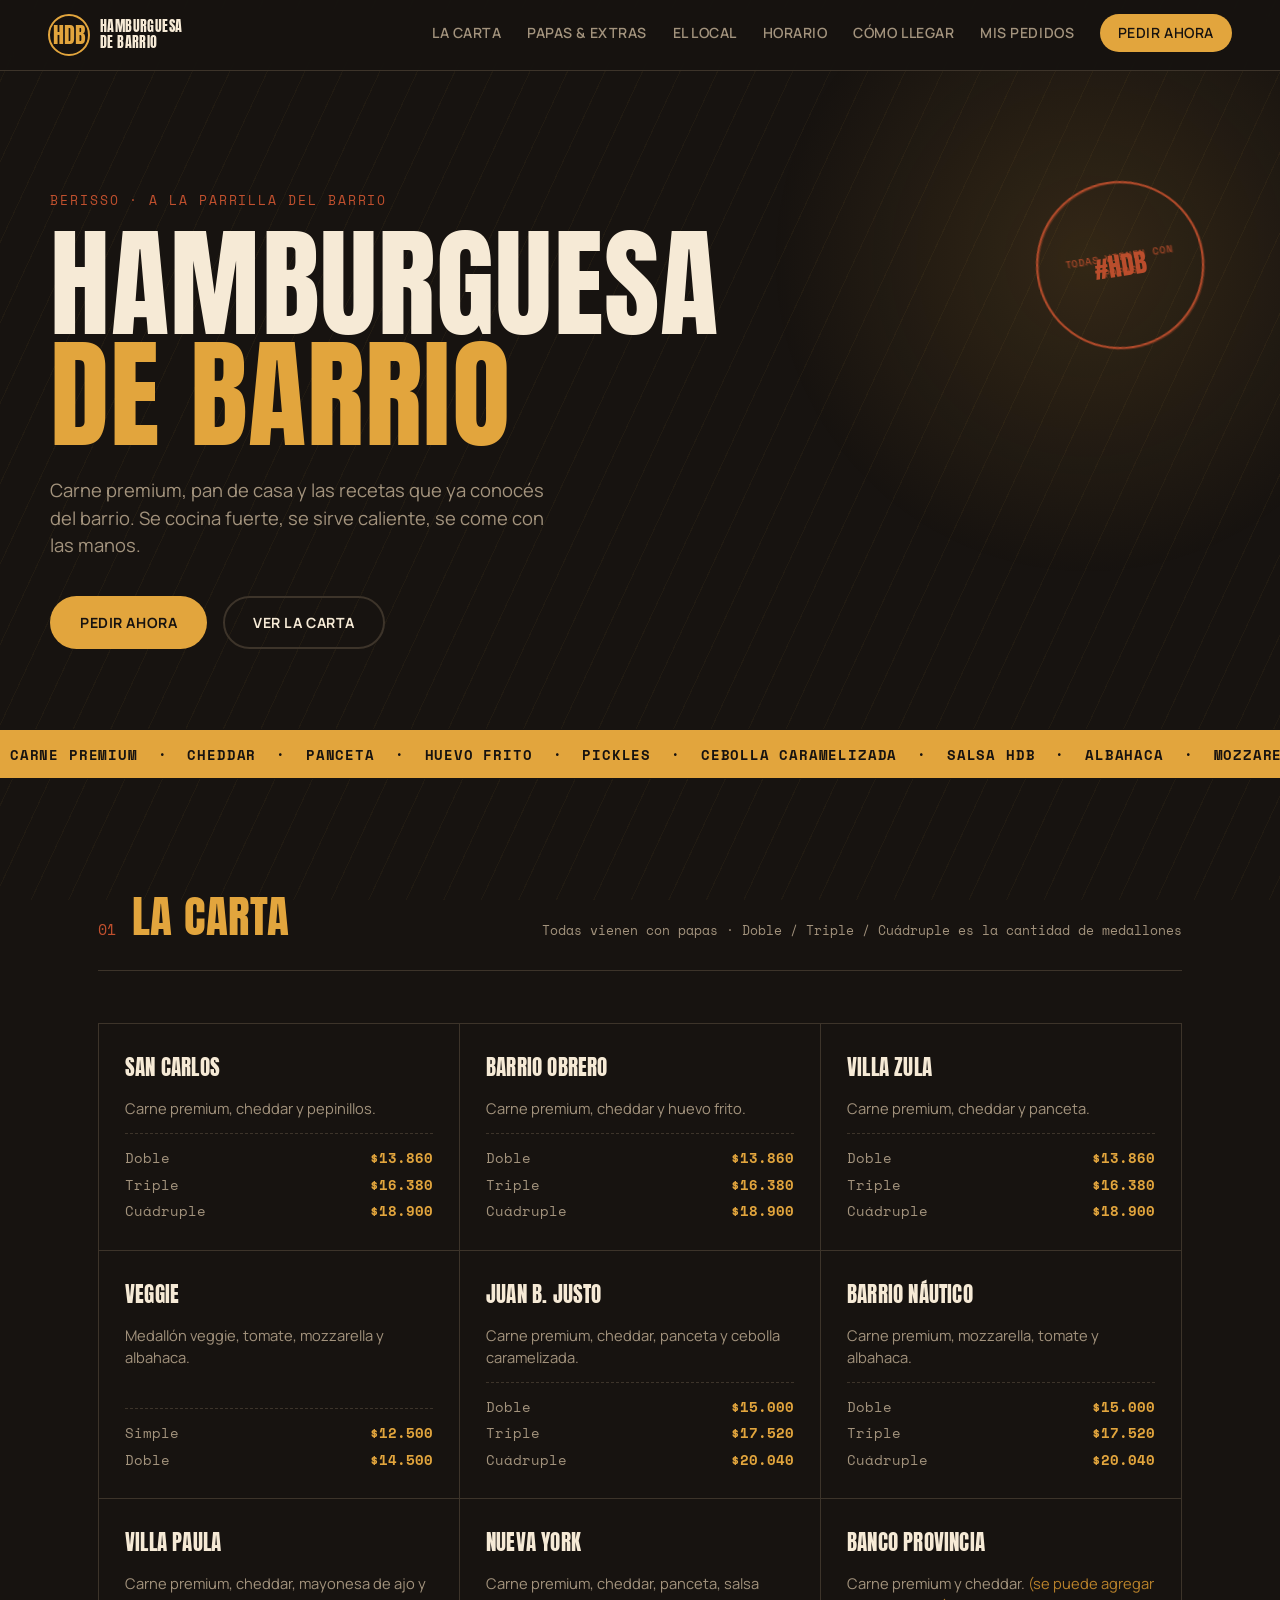
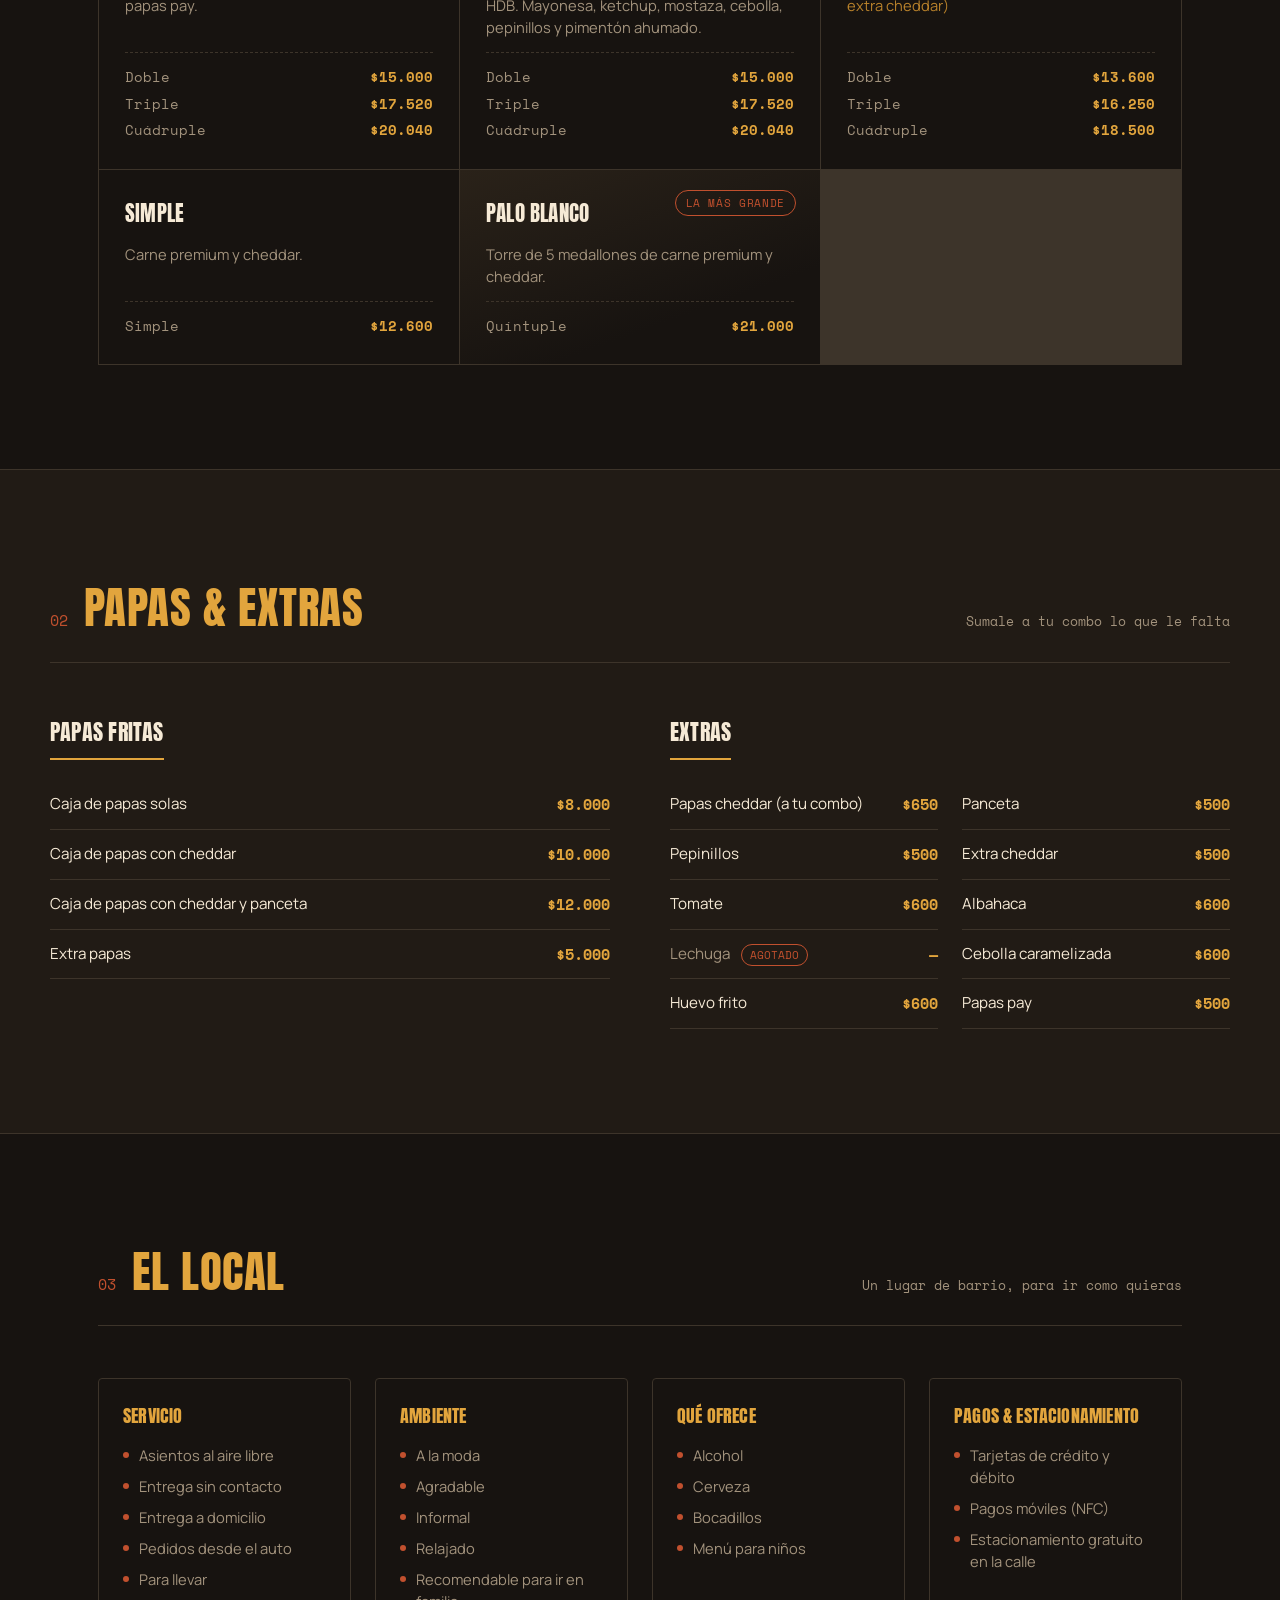
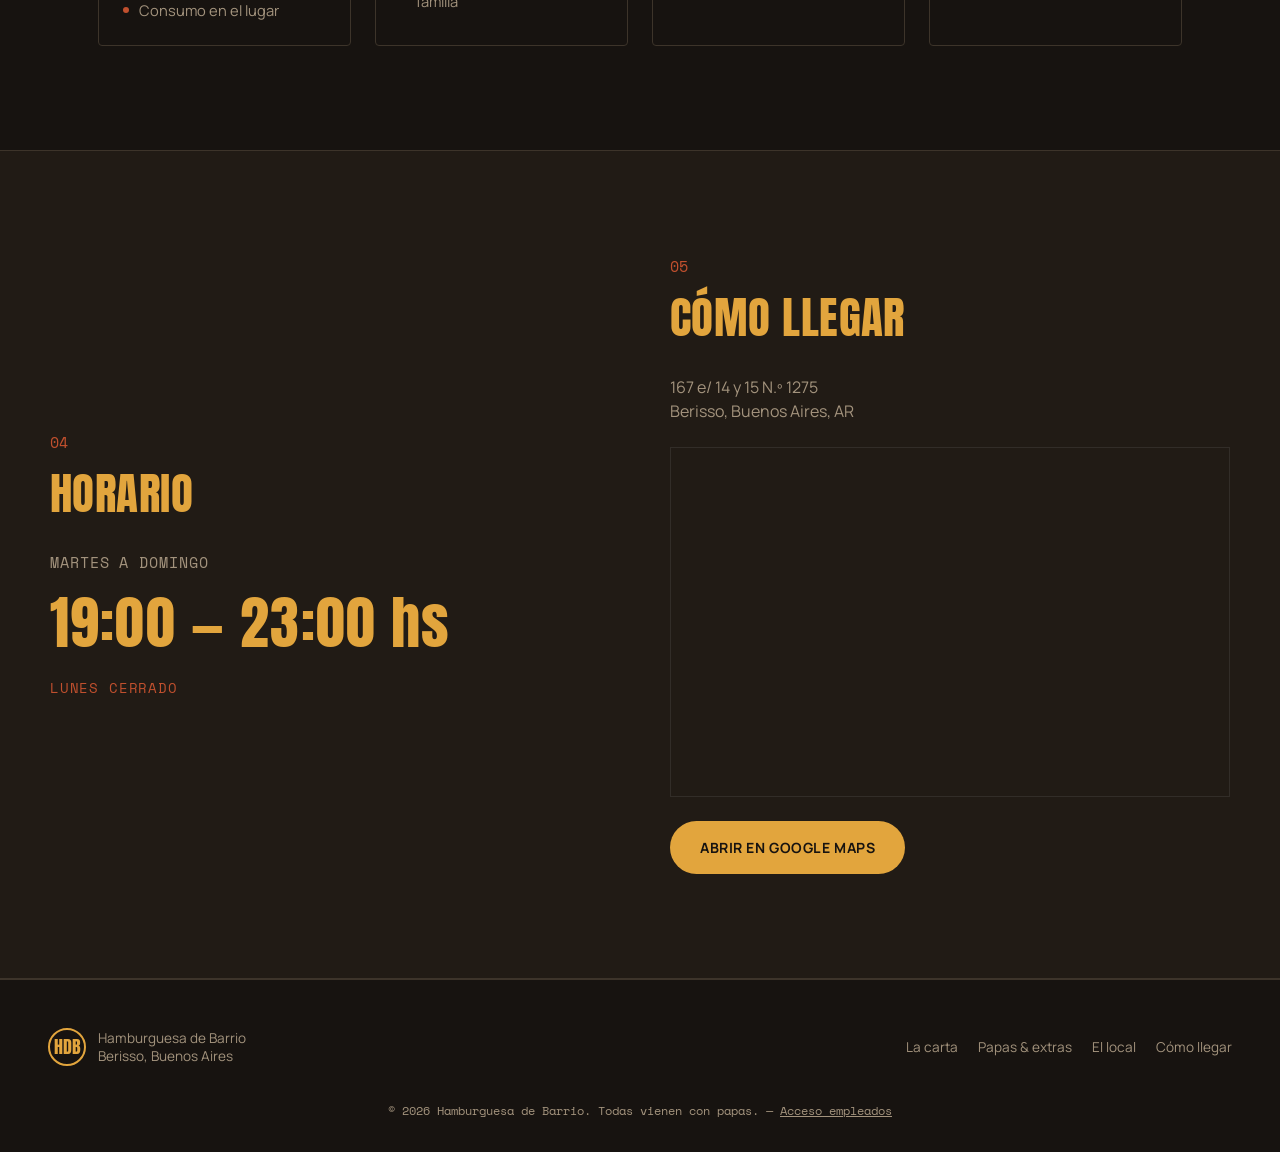
<file: index.html>
<!DOCTYPE html>
<html lang="es-AR">
<head>
<meta charset="UTF-8">
<meta name="viewport" content="width=device-width, initial-scale=1.0">
<title>Hamburguesa de Barrio · #HDB — Berisso</title>
<meta name="description" content="Hamburguesa de Barrio — hamburguesas caseras en Berisso. Todas vienen con papas. Martes a Domingo de 19 a 23 hs.">
<link rel="preconnect" href="https://fonts.googleapis.com">
<link rel="preconnect" href="https://fonts.gstatic.com" crossorigin>
<link href="https://fonts.googleapis.com/css2?family=Anton&family=Space+Mono:wght@400;700&family=Manrope:wght@400;500;600;700;800&display=swap" rel="stylesheet">
<link rel="stylesheet" href="css/style.css?v=6">
</head>
<body>

<div class="grate-overlay" aria-hidden="true"></div>

<!-- NAV -->
<header class="nav" id="nav">
  <a href="#top" class="nav__brand">
    <span class="nav__brand-mark">HDB</span>
    <span class="nav__brand-name">Hamburguesa<br>de Barrio</span>
  </a>
  <button class="nav__toggle" id="navToggle" aria-label="Abrir menú" aria-expanded="false">
    <span></span><span></span><span></span>
  </button>
  <nav class="nav__links" id="navLinks">
    <a href="#carta">La carta</a>
    <a href="#papas">Papas &amp; extras</a>
    <a href="#local">El local</a>
    <a href="#horario">Horario</a>
    <a href="#ubicacion">Cómo llegar</a>
    <a href="seguimiento.html">Mis pedidos</a>
    <a href="pedido.html" class="nav__links-cta">Pedir ahora</a>
  </nav>
</header>

<!-- HERO -->
<section class="hero" id="top">
  <div class="hero__inner">
    <p class="hero__eyebrow">Berisso · a la parrilla del barrio</p>
    <h1 class="hero__title">
      HAMBURGUESA<br><span>DE&nbsp;BARRIO</span>
    </h1>
    <div class="stamp" aria-hidden="true">
      <span class="stamp__ring">TODAS VIENEN CON PAPAS</span>
      <span class="stamp__core">#HDB</span>
    </div>
    <p class="hero__sub">Carne premium, pan de casa y las recetas que ya conocés del barrio. Se cocina fuerte, se sirve caliente, se come con las manos.</p>
    <div class="hero__cta">
      <a href="pedido.html" class="btn btn--gold">Pedir ahora</a>
      <a href="#carta" class="btn btn--ghost">Ver la carta</a>
    </div>
  </div>
</section>

<!-- MARQUEE -->
<div class="marquee" aria-hidden="true">
  <div class="marquee__track">
    <span>CARNE PREMIUM</span><span>·</span><span>CHEDDAR</span><span>·</span><span>PANCETA</span><span>·</span>
    <span>HUEVO FRITO</span><span>·</span><span>PICKLES</span><span>·</span><span>CEBOLLA CARAMELIZADA</span><span>·</span>
    <span>SALSA HDB</span><span>·</span><span>ALBAHACA</span><span>·</span><span>MOZZARELLA</span><span>·</span>
    <span>CARNE PREMIUM</span><span>·</span><span>CHEDDAR</span><span>·</span><span>PANCETA</span><span>·</span>
    <span>HUEVO FRITO</span><span>·</span><span>PICKLES</span><span>·</span><span>CEBOLLA CARAMELIZADA</span><span>·</span>
    <span>SALSA HDB</span><span>·</span><span>ALBAHACA</span><span>·</span><span>MOZZARELLA</span><span>·</span>
  </div>
</div>

<!-- CARTA -->
<section class="section" id="carta">
  <div class="section__head">
    <span class="section__num">01</span>
    <h2 class="section__title">La carta</h2>
    <p class="section__note">Todas vienen con papas · Doble / Triple / Cuádruple es la cantidad de medallones</p>
  </div>

  <div class="menu-grid">

    <article class="burger-card">
      <h3>San Carlos</h3>
      <p>Carne premium, cheddar y pepinillos.</p>
      <ul class="price-list">
        <li><span>Doble</span><b>$13.860</b></li>
        <li><span>Triple</span><b>$16.380</b></li>
        <li><span>Cuádruple</span><b>$18.900</b></li>
      </ul>
    </article>

    <article class="burger-card">
      <h3>Barrio Obrero</h3>
      <p>Carne premium, cheddar y huevo frito.</p>
      <ul class="price-list">
        <li><span>Doble</span><b>$13.860</b></li>
        <li><span>Triple</span><b>$16.380</b></li>
        <li><span>Cuádruple</span><b>$18.900</b></li>
      </ul>
    </article>

    <article class="burger-card">
      <h3>Villa Zula</h3>
      <p>Carne premium, cheddar y panceta.</p>
      <ul class="price-list">
        <li><span>Doble</span><b>$13.860</b></li>
        <li><span>Triple</span><b>$16.380</b></li>
        <li><span>Cuádruple</span><b>$18.900</b></li>
      </ul>
    </article>

    <article class="burger-card">
      <h3>Veggie</h3>
      <p>Medallón veggie, tomate, mozzarella y albahaca.</p>
      <ul class="price-list">
        <li><span>Simple</span><b>$12.500</b></li>
        <li><span>Doble</span><b>$14.500</b></li>
      </ul>
    </article>

    <article class="burger-card">
      <h3>Juan B. Justo</h3>
      <p>Carne premium, cheddar, panceta y cebolla caramelizada.</p>
      <ul class="price-list">
        <li><span>Doble</span><b>$15.000</b></li>
        <li><span>Triple</span><b>$17.520</b></li>
        <li><span>Cuádruple</span><b>$20.040</b></li>
      </ul>
    </article>

    <article class="burger-card">
      <h3>Barrio Náutico</h3>
      <p>Carne premium, mozzarella, tomate y albahaca.</p>
      <ul class="price-list">
        <li><span>Doble</span><b>$15.000</b></li>
        <li><span>Triple</span><b>$17.520</b></li>
        <li><span>Cuádruple</span><b>$20.040</b></li>
      </ul>
    </article>

    <article class="burger-card">
      <h3>Villa Paula</h3>
      <p>Carne premium, cheddar, mayonesa de ajo y papas pay.</p>
      <ul class="price-list">
        <li><span>Doble</span><b>$15.000</b></li>
        <li><span>Triple</span><b>$17.520</b></li>
        <li><span>Cuádruple</span><b>$20.040</b></li>
      </ul>
    </article>

    <article class="burger-card">
      <h3>Nueva York</h3>
      <p>Carne premium, cheddar, panceta, salsa HDB. Mayonesa, ketchup, mostaza, cebolla, pepinillos y pimentón ahumado.</p>
      <ul class="price-list">
        <li><span>Doble</span><b>$15.000</b></li>
        <li><span>Triple</span><b>$17.520</b></li>
        <li><span>Cuádruple</span><b>$20.040</b></li>
      </ul>
    </article>

    <article class="burger-card">
      <h3>Banco Provincia</h3>
      <p>Carne premium y cheddar. <em>(se puede agregar extra cheddar)</em></p>
      <ul class="price-list">
        <li><span>Doble</span><b>$13.600</b></li>
        <li><span>Triple</span><b>$16.250</b></li>
        <li><span>Cuádruple</span><b>$18.500</b></li>
      </ul>
    </article>

    <article class="burger-card">
      <h3>Simple</h3>
      <p>Carne premium y cheddar.</p>
      <ul class="price-list">
        <li><span>Simple</span><b>$12.600</b></li>
      </ul>
    </article>

    <article class="burger-card burger-card--feature">
      <span class="burger-card__badge">La más grande</span>
      <h3>Palo Blanco</h3>
      <p>Torre de 5 medallones de carne premium y cheddar.</p>
      <ul class="price-list">
        <li><span>Quíntuple</span><b>$21.000</b></li>
      </ul>
    </article>

  </div>
</section>

<!-- PAPAS Y EXTRAS -->
<section class="section section--panel" id="papas">
  <div class="section__head">
    <span class="section__num">02</span>
    <h2 class="section__title">Papas &amp; extras</h2>
    <p class="section__note">Sumale a tu combo lo que le falta</p>
  </div>

  <div class="split-grid">
    <div class="list-block">
      <h3 class="list-block__title">Papas fritas</h3>
      <ul class="item-list">
        <li><span>Caja de papas solas</span><b>$8.000</b></li>
        <li><span>Caja de papas con cheddar</span><b>$10.000</b></li>
        <li><span>Caja de papas con cheddar y panceta</span><b>$12.000</b></li>
        <li><span>Extra papas</span><b>$5.000</b></li>
      </ul>
    </div>

    <div class="list-block">
      <h3 class="list-block__title">Extras</h3>
      <ul class="item-list item-list--two-col">
        <li><span>Papas cheddar (a tu combo)</span><b>$650</b></li>
        <li><span>Panceta</span><b>$500</b></li>
        <li><span>Pepinillos</span><b>$500</b></li>
        <li><span>Extra cheddar</span><b>$500</b></li>
        <li><span>Tomate</span><b>$600</b></li>
        <li><span>Albahaca</span><b>$600</b></li>
        <li><span class="agotado">Lechuga <em>agotado</em></span><b>—</b></li>
        <li><span>Cebolla caramelizada</span><b>$600</b></li>
        <li><span>Huevo frito</span><b>$600</b></li>
        <li><span>Papas pay</span><b>$500</b></li>
      </ul>
    </div>
  </div>
</section>

<!-- EL LOCAL -->
<section class="section" id="local">
  <div class="section__head">
    <span class="section__num">03</span>
    <h2 class="section__title">El local</h2>
    <p class="section__note">Un lugar de barrio, para ir como quieras</p>
  </div>

  <div class="info-grid">
    <div class="info-card">
      <h3>Servicio</h3>
      <ul>
        <li>Asientos al aire libre</li>
        <li>Entrega sin contacto</li>
        <li>Entrega a domicilio</li>
        <li>Pedidos desde el auto</li>
        <li>Para llevar</li>
        <li>Consumo en el lugar</li>
      </ul>
    </div>
    <div class="info-card">
      <h3>Ambiente</h3>
      <ul>
        <li>A la moda</li>
        <li>Agradable</li>
        <li>Informal</li>
        <li>Relajado</li>
        <li>Recomendable para ir en familia</li>
      </ul>
    </div>
    <div class="info-card">
      <h3>Qué ofrece</h3>
      <ul>
        <li>Alcohol</li>
        <li>Cerveza</li>
        <li>Bocadillos</li>
        <li>Menú para niños</li>
      </ul>
    </div>
    <div class="info-card">
      <h3>Pagos &amp; estacionamiento</h3>
      <ul>
        <li>Tarjetas de crédito y débito</li>
        <li>Pagos móviles (NFC)</li>
        <li>Estacionamiento gratuito en la calle</li>
      </ul>
    </div>
  </div>
</section>

<!-- HORARIO + UBICACIÓN -->
<section class="section section--panel" id="horario">
  <div class="split-grid split-grid--horario">
    <div class="horario-card">
      <span class="section__num">04</span>
      <h2 class="section__title">Horario</h2>
      <p class="horario-card__days">Martes a Domingo</p>
      <p class="horario-card__hours">19:00 — 23:00 hs</p>
      <p class="horario-card__closed">Lunes cerrado</p>
    </div>

    <div class="ubicacion-card" id="ubicacion">
      <span class="section__num">05</span>
      <h2 class="section__title">Cómo llegar</h2>
      <p class="ubicacion-card__address">167 e/ 14 y 15 N.º 1275<br>Berisso, Buenos Aires, AR</p>
      <div class="ubicacion-card__map">
        <iframe
          title="Ubicación de Hamburguesa de Barrio"
          src="https://maps.google.com/maps?q=167%20e%2F%2014%20y%2015%20N%C2%B0%201275%2C%20Berisso%2C%20Buenos%20Aires%2C%20AR&t=&z=15&ie=UTF8&iwloc=&output=embed"
          loading="lazy"
          referrerpolicy="no-referrer-when-downgrade">
        </iframe>
      </div>
      <a class="btn btn--gold" href="https://www.google.com/maps/search/?api=1&query=167+e%2F+14+y+15+N%C2%B0+1275%2C+Berisso%2C+Buenos+Aires%2C+AR" target="_blank" rel="noopener">Abrir en Google Maps</a>
    </div>
  </div>
</section>

<!-- FOOTER -->
<footer class="footer">
  <div class="footer__brand">
    <span class="footer__mark">HDB</span>
    <p>Hamburguesa de Barrio<br>Berisso, Buenos Aires</p>
  </div>
  <div class="footer__links">
    <a href="#carta">La carta</a>
    <a href="#papas">Papas &amp; extras</a>
    <a href="#local">El local</a>
    <a href="#ubicacion">Cómo llegar</a>
  </div>
  <p class="footer__legal">© <span id="year"></span> Hamburguesa de Barrio. Todas vienen con papas. — <a href="staff.html">Acceso empleados</a></p>
</footer>

<button class="to-top" id="toTop" aria-label="Volver arriba">↑</button>

<script src="js/script.js?v=6"></script>
</body>
</html>
</file>
<file: css/style.css>
/* ============================================================
   HAMBURGUESA DE BARRIO — design tokens
   ============================================================ */
:root {
  --char: #171310;
  --panel: #211b15;
  --panel-2: #2a2219;
  --cream: #f6ead6;
  --stone: #a3937d;
  --gold: #e2a53d;
  --gold-dim: #b9822b;
  --ember: #c1502e;
  --line: #3d342a;

  --font-display: 'Anton', sans-serif;
  --font-body: 'Manrope', sans-serif;
  --font-mono: 'Space Mono', monospace;

  --wrap: 1180px;
}

* { box-sizing: border-box; }
html { scroll-behavior: smooth; }

@media (prefers-reduced-motion: reduce) {
  html { scroll-behavior: auto; }
  * { animation-duration: 0.001ms !important; animation-iteration-count: 1 !important; transition-duration: 0.001ms !important; }
}

body {
  margin: 0;
  background: var(--char);
  color: var(--cream);
  font-family: var(--font-body);
  line-height: 1.5;
  -webkit-font-smoothing: antialiased;
}

a { color: inherit; text-decoration: none; }
ul { margin: 0; padding: 0; list-style: none; }
h1, h2, h3 { margin: 0; font-family: var(--font-display); font-weight: 400; letter-spacing: 0.01em; }
p { margin: 0; }

::selection { background: var(--gold); color: var(--char); }

:focus-visible {
  outline: 2px solid var(--gold);
  outline-offset: 3px;
}

/* subtle grill-grate texture over the whole page */
.grate-overlay {
  position: fixed;
  inset: 0;
  pointer-events: none;
  z-index: 1;
  opacity: 0.05;
  background-image: repeating-linear-gradient(
    115deg,
    var(--gold) 0px,
    var(--gold) 1px,
    transparent 1px,
    transparent 34px
  );
}

/* ============================================================
   NAV
   ============================================================ */
.nav {
  position: sticky;
  top: 0;
  z-index: 50;
  display: flex;
  align-items: center;
  justify-content: space-between;
  gap: 16px;
  padding: 14px clamp(20px, 4vw, 48px);
  background: rgba(23, 19, 16, 0.9);
  backdrop-filter: blur(8px);
  border-bottom: 1px solid var(--line);
}

.nav__brand {
  display: flex;
  align-items: center;
  gap: 10px;
}

.nav__brand-mark {
  font-family: var(--font-display);
  font-size: 1.4rem;
  color: var(--gold);
  border: 2px solid var(--gold);
  border-radius: 999px;
  width: 42px;
  height: 42px;
  display: flex;
  align-items: center;
  justify-content: center;
  flex-shrink: 0;
}

.nav__brand-name {
  font-family: var(--font-display);
  font-size: 0.85rem;
  line-height: 1.15;
  letter-spacing: 0.03em;
  text-transform: uppercase;
}

.nav__links {
  display: flex;
  align-items: center;
  gap: clamp(14px, 2vw, 28px);
  font-size: 0.88rem;
  font-weight: 600;
  text-transform: uppercase;
  letter-spacing: 0.04em;
}

.nav__links a {
  position: relative;
  padding-bottom: 4px;
  color: var(--stone);
  transition: color 0.2s ease;
}
.nav__links a:hover { color: var(--gold); }
.nav__links a::after {
  content: '';
  position: absolute;
  left: 0; right: 100%;
  bottom: 0;
  height: 2px;
  background: var(--gold);
  transition: right 0.25s ease;
}
.nav__links a:hover::after { right: 0; }

.nav__links-cta {
  background: var(--gold);
  color: var(--char) !important;
  padding: 8px 18px;
  border-radius: 999px;
  position: relative;
  top: -2px; /* compensa el espacio del subrayado de los links */
  padding-bottom: 8px !important;
}
.nav__links-cta::after { display: none; }
.nav__links-cta:hover { background: #edb753; }

.nav__toggle {
  display: none;
  flex-direction: column;
  gap: 5px;
  background: none;
  border: none;
  cursor: pointer;
  padding: 8px;
}
.nav__toggle span {
  width: 22px;
  height: 2px;
  background: var(--cream);
  display: block;
}

@media (max-width: 760px) {
  .nav__toggle { display: flex; }
  .nav__links {
    position: absolute;
    top: 100%;
    left: 0;
    right: 0;
    flex-direction: column;
    background: var(--panel);
    padding: 18px clamp(20px, 4vw, 48px);
    border-bottom: 1px solid var(--line);
    gap: 16px;
    display: none;
  }
  .nav__links.is-open { display: flex; }
  .nav__links-cta { top: 0; align-self: flex-start; }
}

/* ============================================================
   HERO
   ============================================================ */
.hero {
  position: relative;
  z-index: 2;
  padding: clamp(64px, 12vw, 120px) clamp(20px, 4vw, 48px) clamp(48px, 8vw, 80px);
  overflow: hidden;
}

.hero::before {
  content: '';
  position: absolute;
  top: -20%;
  right: -10%;
  width: 60vw;
  height: 60vw;
  max-width: 640px;
  max-height: 640px;
  background: radial-gradient(circle, rgba(226,165,61,0.14) 0%, transparent 70%);
  pointer-events: none;
}

.hero__inner {
  max-width: var(--wrap);
  margin: 0 auto;
  position: relative;
}

.hero__eyebrow {
  font-family: var(--font-mono);
  text-transform: uppercase;
  letter-spacing: 0.15em;
  font-size: 0.8rem;
  color: var(--ember);
  margin-bottom: 18px;
}

.hero__title {
  font-size: clamp(3rem, 10vw, 7.5rem);
  line-height: 0.92;
  text-transform: uppercase;
  color: var(--cream);
}
.hero__title span { color: var(--gold); }

.hero__sub {
  max-width: 46ch;
  margin-top: 28px;
  color: var(--stone);
  font-size: clamp(1rem, 1.6vw, 1.15rem);
}

.hero__cta {
  display: flex;
  flex-wrap: wrap;
  gap: 16px;
  margin-top: 36px;
}

.btn {
  display: inline-flex;
  align-items: center;
  gap: 8px;
  padding: 14px 28px;
  font-family: var(--font-body);
  font-weight: 700;
  text-transform: uppercase;
  letter-spacing: 0.04em;
  font-size: 0.88rem;
  border-radius: 999px;
  border: 2px solid transparent;
  background: transparent; /* saca el fondo blanco default de <button> */
  cursor: pointer;
  transition: transform 0.18s ease, background 0.18s ease, border-color 0.18s ease;
}
.btn--gold {
  background: var(--gold);
  color: var(--char);
}
.btn--gold:hover { transform: translateY(-2px); background: #edb753; }
.btn--ghost {
  border-color: var(--line);
  color: var(--cream);
}
.btn--ghost:hover { border-color: var(--gold); color: var(--gold); }

/* signature stamp badge */
.stamp {
  position: absolute;
  top: clamp(-10px, -2vw, 10px);
  right: clamp(0px, 2vw, 40px);
  width: clamp(120px, 14vw, 168px);
  height: clamp(120px, 14vw, 168px);
  transform: rotate(-9deg);
  display: flex;
  align-items: center;
  justify-content: center;
}
.stamp__ring {
  position: absolute;
  inset: 0;
  border: 2px solid var(--ember);
  border-radius: 50%;
  color: var(--ember);
  font-family: var(--font-mono);
  font-size: 0.62rem;
  letter-spacing: 0.08em;
  text-transform: uppercase;
  display: flex;
  align-items: center;
  justify-content: center;
  text-align: center;
  padding: 14%;
  opacity: 0.9;
  filter: drop-shadow(1px 1px 0 rgba(193,80,46,0.35));
}
.stamp__core {
  font-family: var(--font-display);
  font-size: clamp(1.3rem, 2vw, 1.7rem);
  color: var(--ember);
  opacity: 0.95;
}

@media (max-width: 640px) {
  .stamp { position: static; margin-top: 24px; transform: rotate(-6deg); }
}

/* ============================================================
   MARQUEE
   ============================================================ */
.marquee {
  position: relative;
  z-index: 2;
  overflow: hidden;
  background: var(--gold);
  color: var(--char);
  padding: 12px 0;
  border-top: 1px solid var(--char);
  border-bottom: 1px solid var(--char);
}
.marquee__track {
  display: inline-flex;
  white-space: nowrap;
  animation: scroll-left 32s linear infinite;
  font-family: var(--font-mono);
  font-weight: 700;
  font-size: 0.85rem;
  letter-spacing: 0.06em;
}
.marquee__track span { padding: 0 10px; }

@keyframes scroll-left {
  from { transform: translateX(0); }
  to { transform: translateX(-50%); }
}

/* ============================================================
   SECTIONS (generic)
   ============================================================ */
.section {
  position: relative;
  z-index: 2;
  padding: clamp(56px, 9vw, 104px) clamp(20px, 4vw, 48px);
  max-width: var(--wrap);
  margin: 0 auto;
}
.section--panel {
  max-width: none;
  background: var(--panel);
  border-top: 1px solid var(--line);
  border-bottom: 1px solid var(--line);
}
.section--panel > * { max-width: var(--wrap); margin-left: auto; margin-right: auto; }

.section__head {
  display: flex;
  align-items: baseline;
  gap: 16px;
  flex-wrap: wrap;
  margin-bottom: clamp(32px, 5vw, 52px);
  border-bottom: 1px solid var(--line);
  padding-bottom: 20px;
}
.section__num {
  font-family: var(--font-mono);
  color: var(--ember);
  font-size: 0.95rem;
}
.section__title {
  font-size: clamp(2rem, 4vw, 2.8rem);
  text-transform: uppercase;
  color: var(--gold);
}
.section__note {
  font-family: var(--font-mono);
  font-size: 0.8rem;
  color: var(--stone);
  margin-left: auto;
}

/* ============================================================
   MENU GRID / BURGER CARDS
   ============================================================ */
.menu-grid {
  display: grid;
  grid-template-columns: repeat(auto-fill, minmax(280px, 1fr));
  gap: 1px;
  background: var(--line);
  border: 1px solid var(--line);
}

.burger-card {
  background: var(--char);
  padding: 28px 26px;
  display: flex;
  flex-direction: column;
  gap: 14px;
  position: relative;
}

.burger-card h3 {
  font-size: 1.3rem;
  color: var(--cream);
  text-transform: uppercase;
}

.burger-card p {
  color: var(--stone);
  font-size: 0.92rem;
  flex-grow: 1;
}
.burger-card p em { color: var(--gold-dim); font-style: normal; }

.price-list {
  display: flex;
  flex-direction: column;
  gap: 6px;
  border-top: 1px dashed var(--line);
  padding-top: 14px;
  font-family: var(--font-mono);
  font-size: 0.85rem;
}
.price-list li {
  display: flex;
  justify-content: space-between;
  color: var(--stone);
}
.price-list b {
  color: var(--gold);
  font-weight: 700;
}

.burger-card--feature {
  background: linear-gradient(160deg, var(--panel-2), var(--char) 70%);
}
.burger-card__badge {
  position: absolute;
  top: 20px;
  right: 24px;
  font-family: var(--font-mono);
  font-size: 0.68rem;
  text-transform: uppercase;
  letter-spacing: 0.06em;
  color: var(--ember);
  border: 1px solid var(--ember);
  border-radius: 999px;
  padding: 4px 10px;
}

/* ============================================================
   PAPAS & EXTRAS
   ============================================================ */
.split-grid {
  display: grid;
  grid-template-columns: 1fr 1fr;
  gap: clamp(28px, 5vw, 60px);
}
@media (max-width: 760px) {
  .split-grid { grid-template-columns: 1fr; }
}

.list-block__title {
  font-size: 1.4rem;
  color: var(--cream);
  text-transform: uppercase;
  margin-bottom: 20px;
  padding-bottom: 10px;
  border-bottom: 2px solid var(--gold);
  display: inline-block;
}

.item-list {
  display: flex;
  flex-direction: column;
}
.item-list li {
  display: flex;
  justify-content: space-between;
  gap: 12px;
  padding: 13px 0;
  border-bottom: 1px solid var(--line);
  font-size: 0.95rem;
}
.item-list li span { color: var(--cream); }
.item-list li b {
  font-family: var(--font-mono);
  color: var(--gold);
  white-space: nowrap;
}
.item-list .agotado { color: var(--stone); }
.item-list .agotado em {
  font-style: normal;
  font-family: var(--font-mono);
  font-size: 0.68rem;
  color: var(--ember);
  border: 1px solid var(--ember);
  border-radius: 999px;
  padding: 2px 8px;
  margin-left: 8px;
  text-transform: uppercase;
}

.item-list--two-col {
  display: grid;
  grid-template-columns: 1fr 1fr;
  column-gap: 24px;
}
@media (max-width: 480px) {
  .item-list--two-col { grid-template-columns: 1fr; }
}

/* ============================================================
   INFO GRID (el local)
   ============================================================ */
.info-grid {
  display: grid;
  grid-template-columns: repeat(auto-fit, minmax(220px, 1fr));
  gap: 24px;
}
.info-card {
  border: 1px solid var(--line);
  padding: 24px;
  border-radius: 4px;
  transition: border-color 0.2s ease;
}
.info-card:hover { border-color: var(--gold-dim); }
.info-card h3 {
  font-size: 1.1rem;
  color: var(--gold);
  text-transform: uppercase;
  margin-bottom: 14px;
}
.info-card ul { display: flex; flex-direction: column; gap: 9px; }
.info-card li {
  color: var(--stone);
  font-size: 0.92rem;
  padding-left: 16px;
  position: relative;
}
.info-card li::before {
  content: '';
  position: absolute;
  left: 0;
  top: 0.55em;
  width: 6px;
  height: 6px;
  background: var(--ember);
  border-radius: 50%;
}

/* ============================================================
   HORARIO + UBICACIÓN
   ============================================================ */
.split-grid--horario { align-items: stretch; }

.horario-card, .ubicacion-card {
  display: flex;
  flex-direction: column;
  gap: 6px;
}

.horario-card {
  justify-content: center;
  padding: 32px 0;
}
.horario-card__days {
  margin-top: 18px;
  font-family: var(--font-mono);
  color: var(--stone);
  text-transform: uppercase;
  letter-spacing: 0.06em;
  font-size: 0.95rem;
}
.horario-card__hours {
  font-family: var(--font-display);
  font-size: clamp(2.4rem, 5vw, 3.6rem);
  color: var(--gold);
  letter-spacing: 0.02em;
}
.horario-card__closed {
  font-family: var(--font-mono);
  color: var(--ember);
  font-size: 0.85rem;
  text-transform: uppercase;
  letter-spacing: 0.06em;
  margin-top: 6px;
}

.ubicacion-card__address {
  margin-top: 18px;
  color: var(--stone);
  font-size: 1rem;
}
.ubicacion-card__map {
  margin-top: 18px;
  border: 1px solid var(--line);
  filter: grayscale(0.5) contrast(1.1);
  aspect-ratio: 16 / 10;
}
.ubicacion-card__map iframe {
  width: 100%;
  height: 100%;
  border: 0;
  display: block;
}
.ubicacion-card .btn { margin-top: 18px; align-self: flex-start; }

/* ============================================================
   FOOTER
   ============================================================ */
.footer {
  position: relative;
  z-index: 2;
  padding: 48px clamp(20px, 4vw, 48px) 32px;
  display: flex;
  flex-wrap: wrap;
  gap: 28px;
  align-items: center;
  justify-content: space-between;
  border-top: 1px solid var(--line);
}
.footer__brand {
  display: flex;
  align-items: center;
  gap: 12px;
}
.footer__mark {
  font-family: var(--font-display);
  color: var(--gold);
  border: 2px solid var(--gold);
  border-radius: 999px;
  width: 38px;
  height: 38px;
  display: flex;
  align-items: center;
  justify-content: center;
  font-size: 1.1rem;
  flex-shrink: 0;
}
.footer__brand p {
  font-size: 0.85rem;
  color: var(--stone);
  line-height: 1.35;
}
.footer__links {
  display: flex;
  gap: 20px;
  flex-wrap: wrap;
  font-size: 0.85rem;
  color: var(--stone);
}
.footer__links a:hover { color: var(--gold); }
.footer__legal {
  width: 100%;
  font-family: var(--font-mono);
  font-size: 0.72rem;
  color: var(--stone);
  text-align: center;
  margin-top: 8px;
}
.footer__legal a { color: var(--stone); text-decoration: underline; }
.footer__legal a:hover { color: var(--gold); }

/* ============================================================
   BACK TO TOP
   ============================================================ */
.to-top {
  position: fixed;
  right: 20px;
  bottom: 20px;
  z-index: 60;
  width: 44px;
  height: 44px;
  border-radius: 50%;
  border: 1px solid var(--gold);
  background: var(--char);
  color: var(--gold);
  font-size: 1.1rem;
  cursor: pointer;
  opacity: 0;
  visibility: hidden;
  transform: translateY(8px);
  transition: opacity 0.2s ease, transform 0.2s ease, visibility 0.2s ease;
}
.to-top.is-visible {
  opacity: 1;
  visibility: visible;
  transform: translateY(0);
}
</file>
